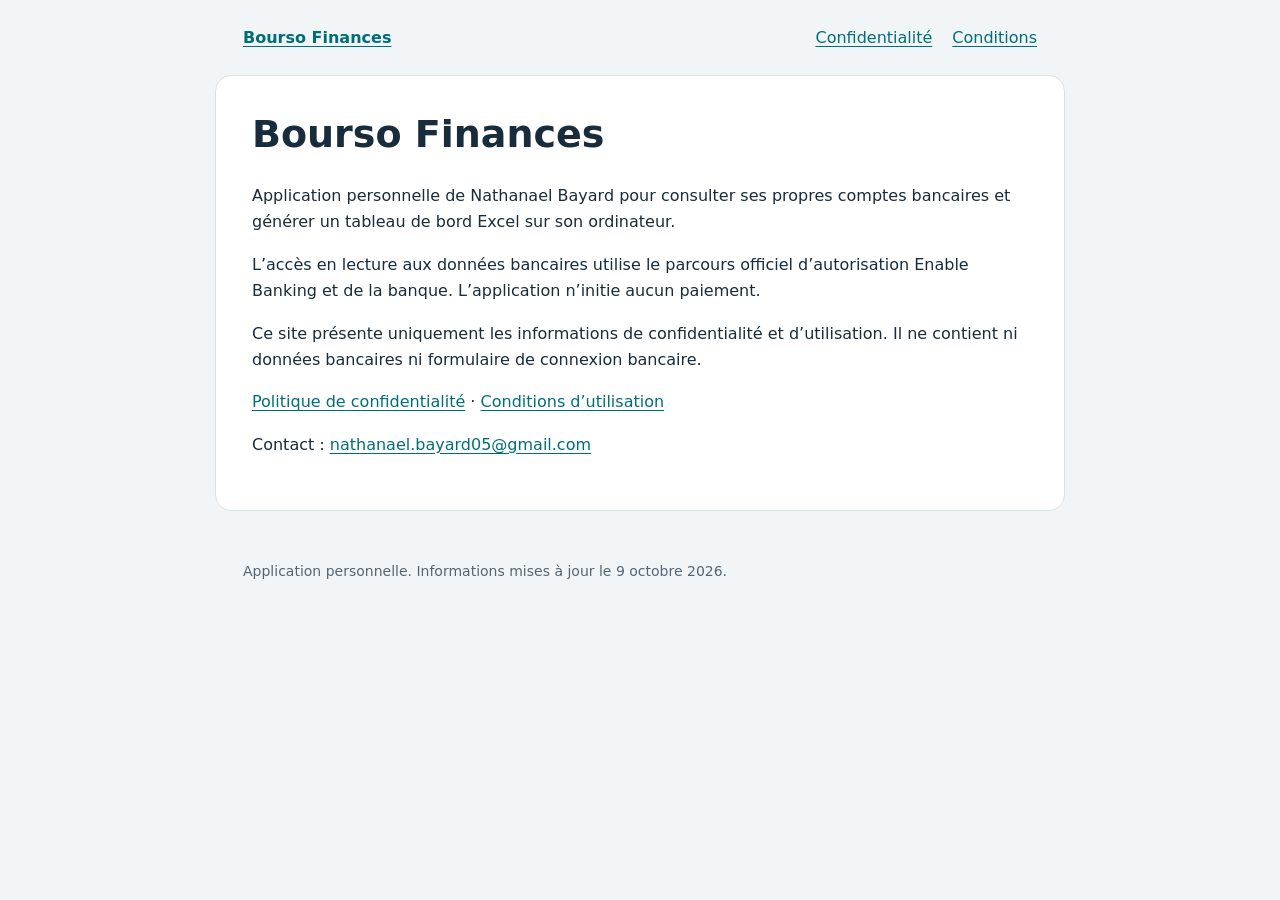
<file: index.html>
<!doctype html>
<html lang="fr"><head><meta charset="utf-8"><meta name="viewport" content="width=device-width, initial-scale=1"><title>Bourso Finances</title><link rel="stylesheet" href="style.css"></head>
<body><header><a href="index.html">Bourso Finances</a><nav><a href="privacy.html">Confidentialité</a><a href="terms.html">Conditions</a></nav></header>
<main><h1>Bourso Finances</h1><p>Application personnelle de Nathanael Bayard pour consulter ses propres comptes bancaires et générer un tableau de bord Excel sur son ordinateur.</p><p>L’accès en lecture aux données bancaires utilise le parcours officiel d’autorisation Enable Banking et de la banque. L’application n’initie aucun paiement.</p><p>Ce site présente uniquement les informations de confidentialité et d’utilisation. Il ne contient ni données bancaires ni formulaire de connexion bancaire.</p><p><a href="privacy.html">Politique de confidentialité</a> · <a href="terms.html">Conditions d’utilisation</a></p><p>Contact : <a href="mailto:nathanael.bayard05@gmail.com">nathanael.bayard05@gmail.com</a></p></main><footer>Application personnelle. Informations mises à jour le 9 octobre 2026.</footer></body></html>
</file>
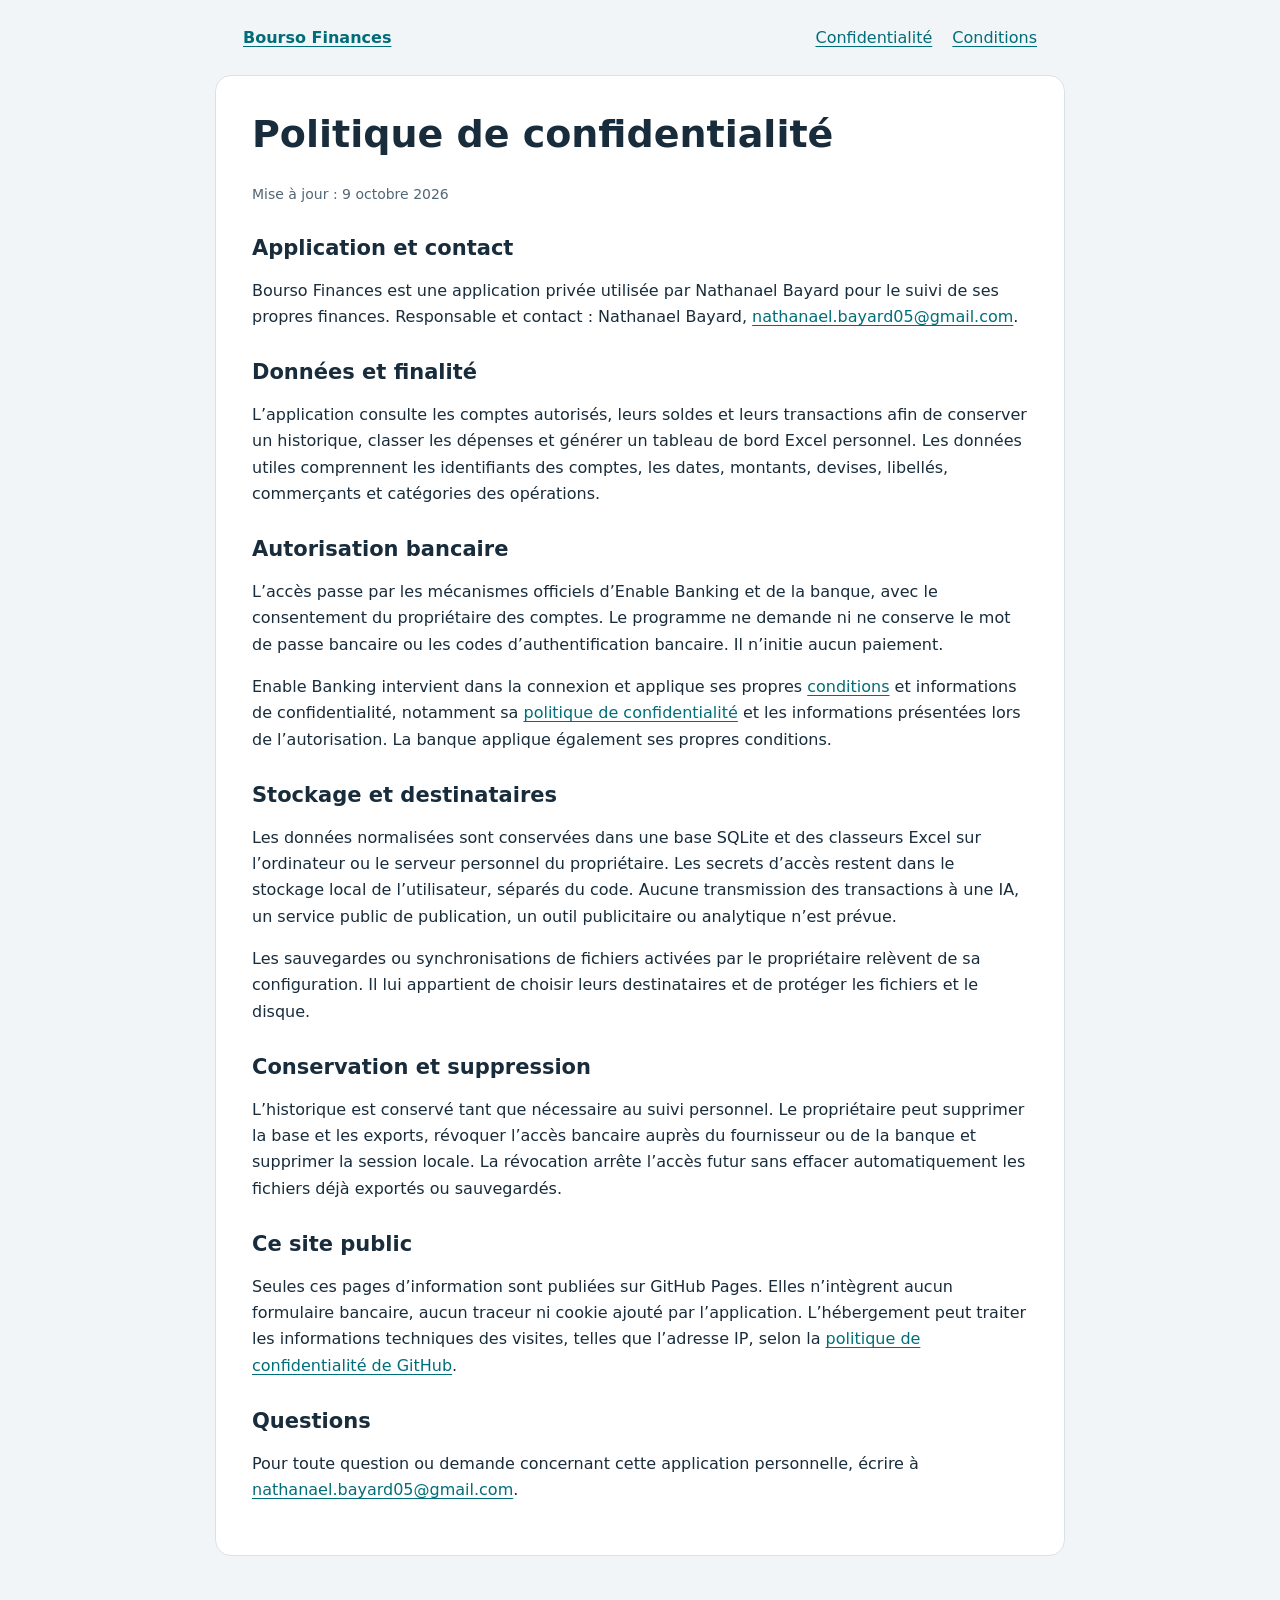
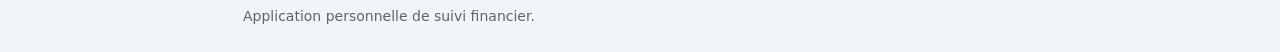
<file: privacy.html>
<!doctype html>
<html lang="fr"><head><meta charset="utf-8"><meta name="viewport" content="width=device-width, initial-scale=1"><title>Confidentialité — Bourso Finances</title><link rel="stylesheet" href="style.css"></head>
<body><header><a href="index.html">Bourso Finances</a><nav><a href="privacy.html" aria-current="page">Confidentialité</a><a href="terms.html">Conditions</a></nav></header>
<main><h1>Politique de confidentialité</h1><p class="date">Mise à jour : 9 octobre 2026</p>
<h2>Application et contact</h2><p>Bourso Finances est une application privée utilisée par Nathanael Bayard pour le suivi de ses propres finances. Responsable et contact : Nathanael Bayard, <a href="mailto:nathanael.bayard05@gmail.com">nathanael.bayard05@gmail.com</a>.</p>
<h2>Données et finalité</h2><p>L’application consulte les comptes autorisés, leurs soldes et leurs transactions afin de conserver un historique, classer les dépenses et générer un tableau de bord Excel personnel. Les données utiles comprennent les identifiants des comptes, les dates, montants, devises, libellés, commerçants et catégories des opérations.</p>
<h2>Autorisation bancaire</h2><p>L’accès passe par les mécanismes officiels d’Enable Banking et de la banque, avec le consentement du propriétaire des comptes. Le programme ne demande ni ne conserve le mot de passe bancaire ou les codes d’authentification bancaire. Il n’initie aucun paiement.</p><p>Enable Banking intervient dans la connexion et applique ses propres <a href="https://enablebanking.com/terms/">conditions</a> et informations de confidentialité, notamment sa <a href="https://enablebanking.com/privacy/">politique de confidentialité</a> et les informations présentées lors de l’autorisation. La banque applique également ses propres conditions.</p>
<h2>Stockage et destinataires</h2><p>Les données normalisées sont conservées dans une base SQLite et des classeurs Excel sur l’ordinateur ou le serveur personnel du propriétaire. Les secrets d’accès restent dans le stockage local de l’utilisateur, séparés du code. Aucune transmission des transactions à une IA, un service public de publication, un outil publicitaire ou analytique n’est prévue.</p><p>Les sauvegardes ou synchronisations de fichiers activées par le propriétaire relèvent de sa configuration. Il lui appartient de choisir leurs destinataires et de protéger les fichiers et le disque.</p>
<h2>Conservation et suppression</h2><p>L’historique est conservé tant que nécessaire au suivi personnel. Le propriétaire peut supprimer la base et les exports, révoquer l’accès bancaire auprès du fournisseur ou de la banque et supprimer la session locale. La révocation arrête l’accès futur sans effacer automatiquement les fichiers déjà exportés ou sauvegardés.</p>
<h2>Ce site public</h2><p>Seules ces pages d’information sont publiées sur GitHub Pages. Elles n’intègrent aucun formulaire bancaire, aucun traceur ni cookie ajouté par l’application. L’hébergement peut traiter les informations techniques des visites, telles que l’adresse IP, selon la <a href="https://docs.github.com/en/site-policy/privacy-policies/github-general-privacy-statement">politique de confidentialité de GitHub</a>.</p>
<h2>Questions</h2><p>Pour toute question ou demande concernant cette application personnelle, écrire à <a href="mailto:nathanael.bayard05@gmail.com">nathanael.bayard05@gmail.com</a>.</p></main><footer>Application personnelle de suivi financier.</footer></body></html>
</file>
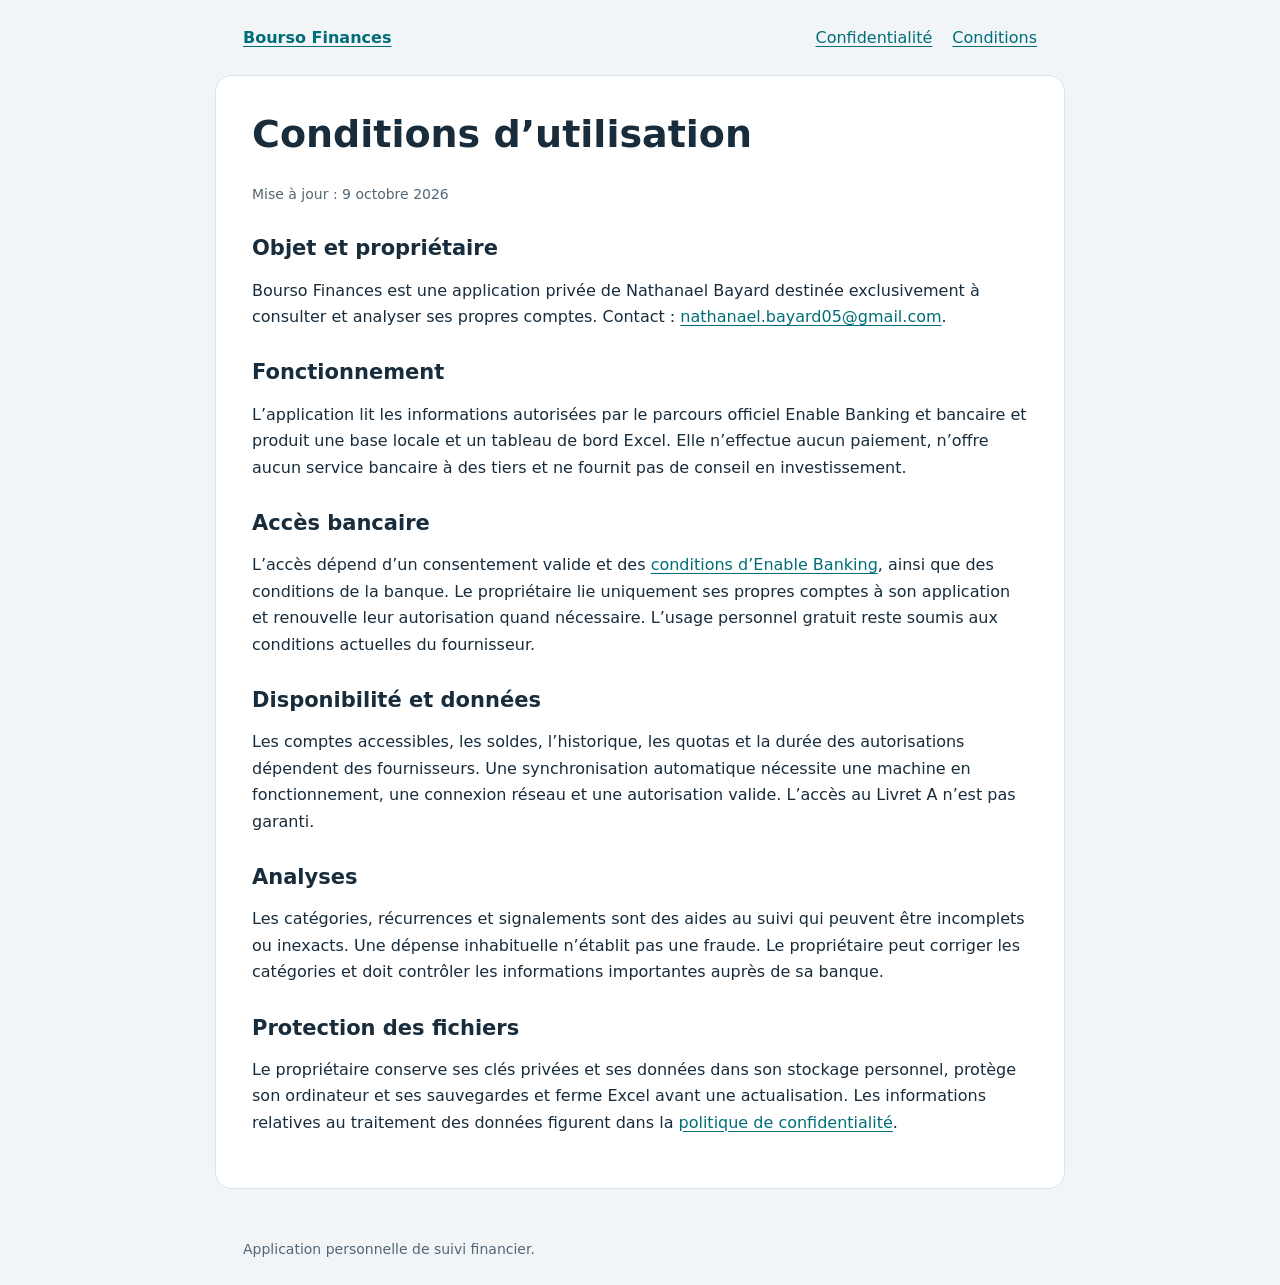
<file: terms.html>
<!doctype html>
<html lang="fr"><head><meta charset="utf-8"><meta name="viewport" content="width=device-width, initial-scale=1"><title>Conditions — Bourso Finances</title><link rel="stylesheet" href="style.css"></head>
<body><header><a href="index.html">Bourso Finances</a><nav><a href="privacy.html">Confidentialité</a><a href="terms.html" aria-current="page">Conditions</a></nav></header>
<main><h1>Conditions d’utilisation</h1><p class="date">Mise à jour : 9 octobre 2026</p>
<h2>Objet et propriétaire</h2><p>Bourso Finances est une application privée de Nathanael Bayard destinée exclusivement à consulter et analyser ses propres comptes. Contact : <a href="mailto:nathanael.bayard05@gmail.com">nathanael.bayard05@gmail.com</a>.</p>
<h2>Fonctionnement</h2><p>L’application lit les informations autorisées par le parcours officiel Enable Banking et bancaire et produit une base locale et un tableau de bord Excel. Elle n’effectue aucun paiement, n’offre aucun service bancaire à des tiers et ne fournit pas de conseil en investissement.</p>
<h2>Accès bancaire</h2><p>L’accès dépend d’un consentement valide et des <a href="https://enablebanking.com/terms/">conditions d’Enable Banking</a>, ainsi que des conditions de la banque. Le propriétaire lie uniquement ses propres comptes à son application et renouvelle leur autorisation quand nécessaire. L’usage personnel gratuit reste soumis aux conditions actuelles du fournisseur.</p>
<h2>Disponibilité et données</h2><p>Les comptes accessibles, les soldes, l’historique, les quotas et la durée des autorisations dépendent des fournisseurs. Une synchronisation automatique nécessite une machine en fonctionnement, une connexion réseau et une autorisation valide. L’accès au Livret A n’est pas garanti.</p>
<h2>Analyses</h2><p>Les catégories, récurrences et signalements sont des aides au suivi qui peuvent être incomplets ou inexacts. Une dépense inhabituelle n’établit pas une fraude. Le propriétaire peut corriger les catégories et doit contrôler les informations importantes auprès de sa banque.</p>
<h2>Protection des fichiers</h2><p>Le propriétaire conserve ses clés privées et ses données dans son stockage personnel, protège son ordinateur et ses sauvegardes et ferme Excel avant une actualisation. Les informations relatives au traitement des données figurent dans la <a href="privacy.html">politique de confidentialité</a>.</p></main><footer>Application personnelle de suivi financier.</footer></body></html>
</file>
<file: style.css>
:root { color-scheme: light; font-family: system-ui, sans-serif; color: #182c3b; background: #f1f5f8; }
* { box-sizing: border-box; }
body { margin: 0; }
header, main, footer { max-width: 850px; margin: auto; padding: 28px; }
header { display: flex; justify-content: space-between; flex-wrap: wrap; gap: 16px; }
a { color: #006e78; text-underline-offset: 3px; }
header > a { font-weight: 700; }
nav { display: flex; gap: 20px; }
main { background: white; border: 1px solid #d8e3e8; border-radius: 16px; margin-bottom: 24px; padding: 36px; }
h1 { font-size: clamp(26px, 5vw, 38px); line-height: 1.2; margin-top: 0; }
h2 { font-size: 21px; margin-top: 30px; }
p, li { line-height: 1.65; }
.date, footer { color: #536675; font-size: 14px; }
@media(max-width: 600px) { header, footer { padding: 20px; } main { margin: 0 12px 20px; padding: 24px; } nav { gap: 14px; } }
</file>
